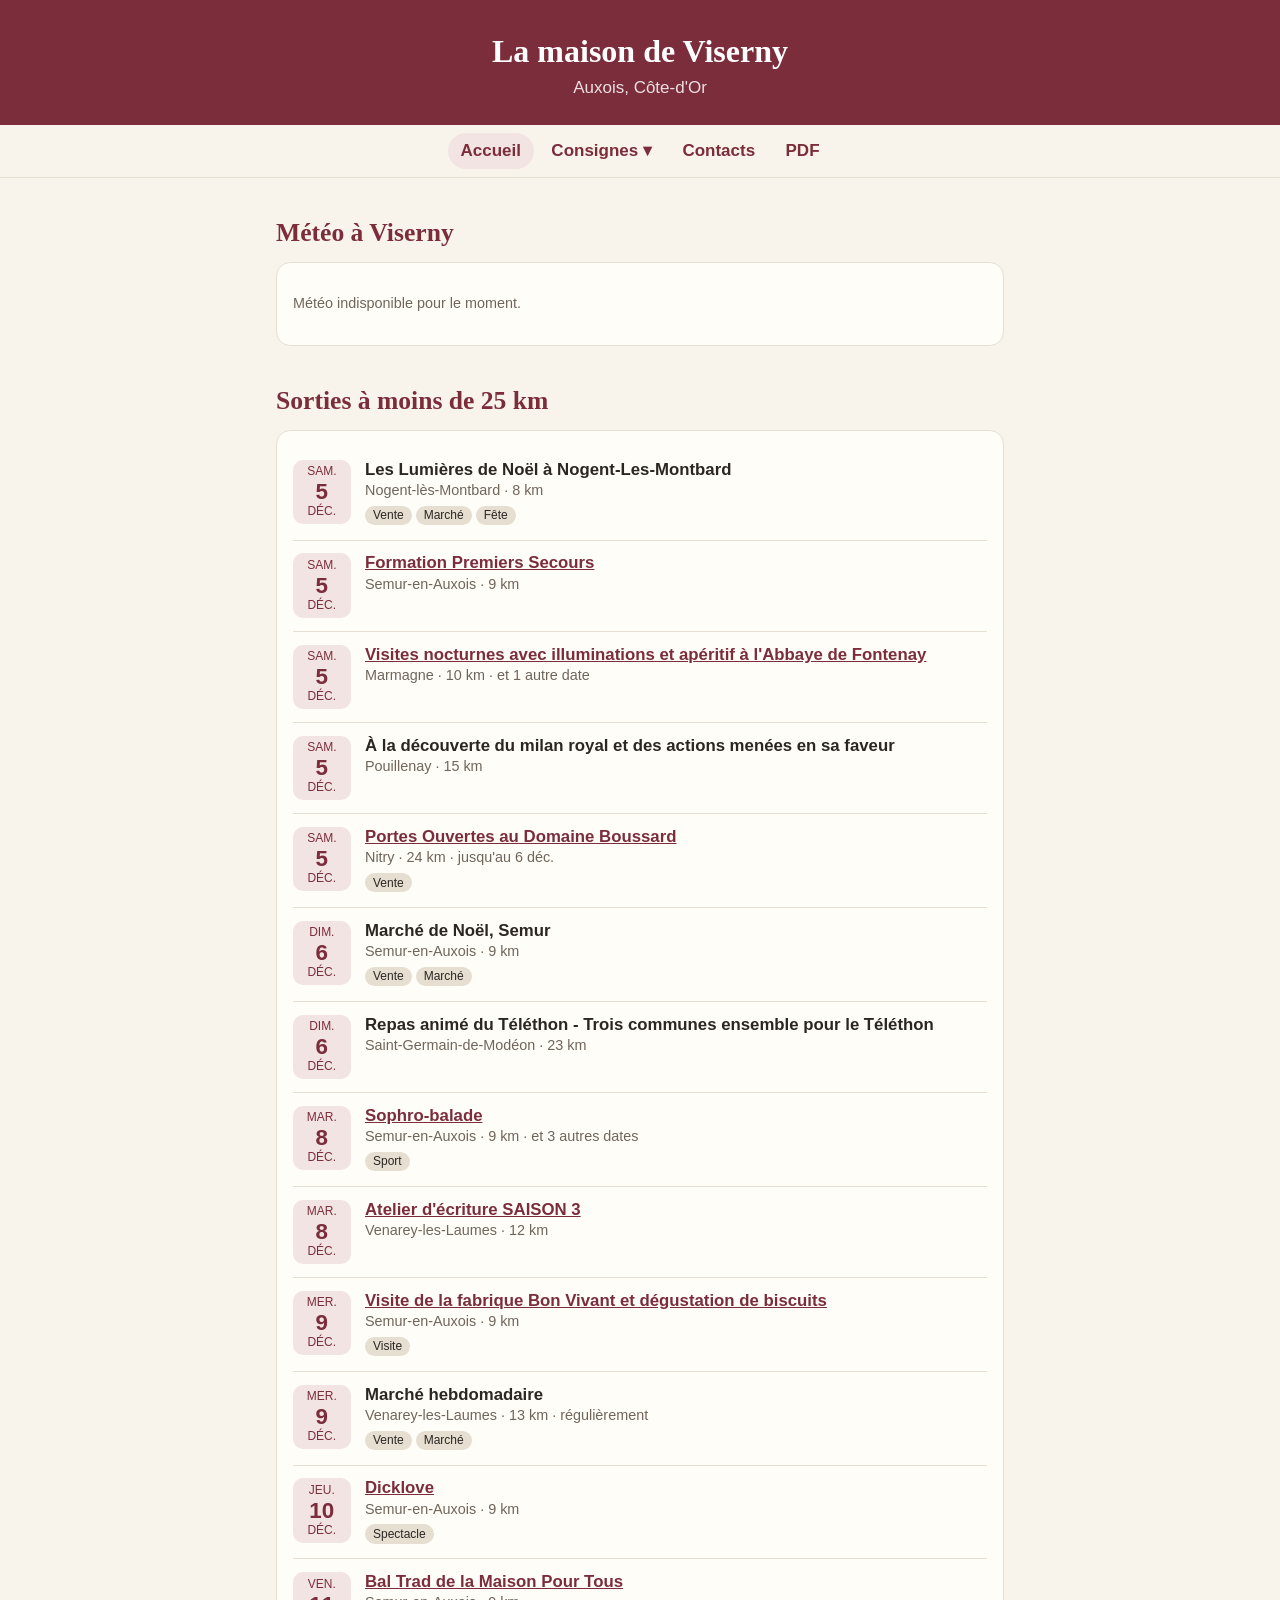
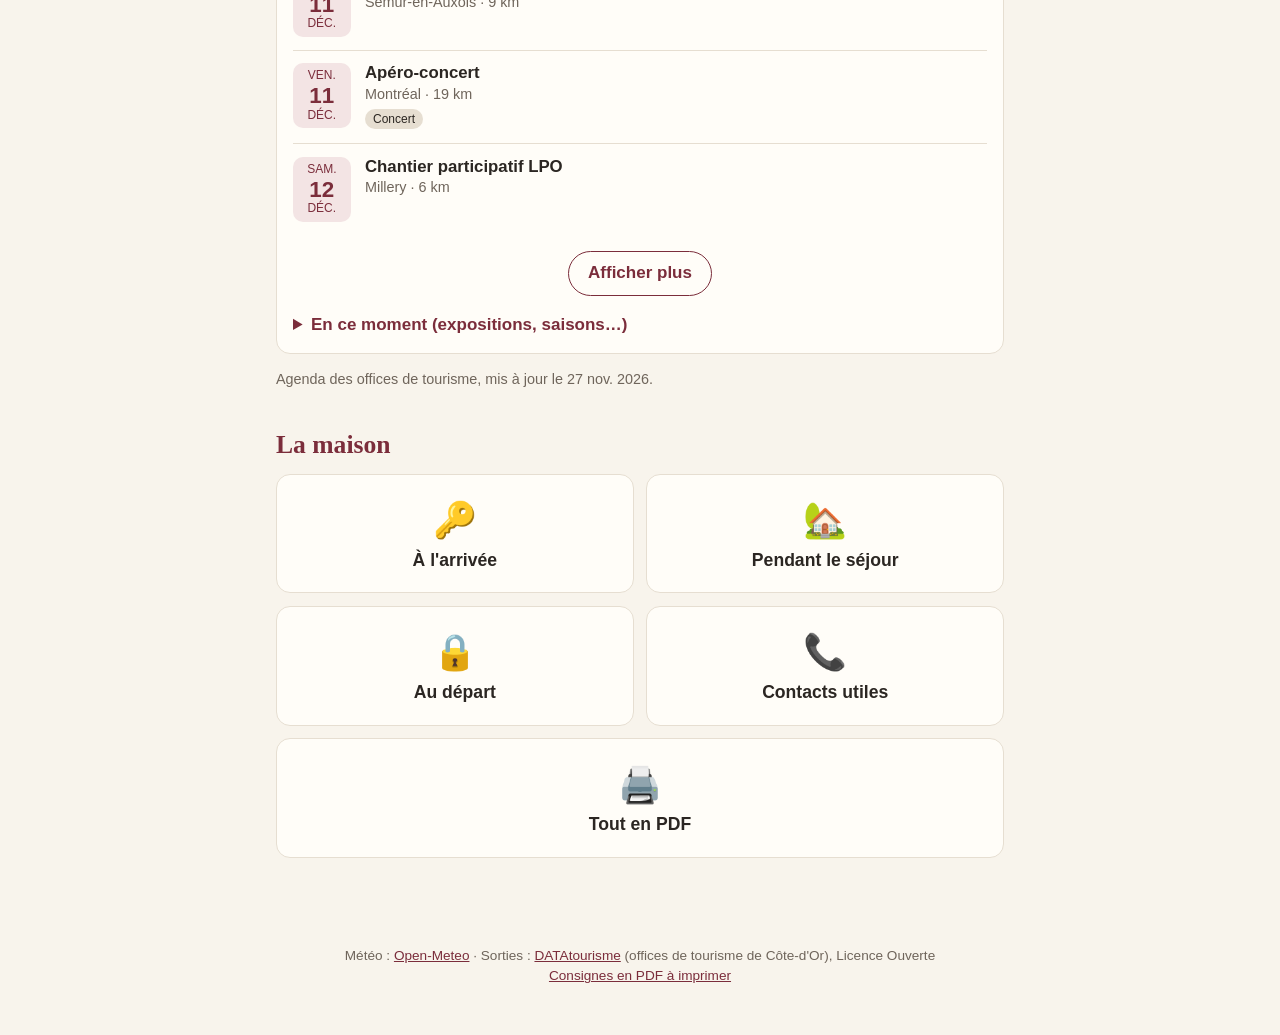
<file: index.html>
<!doctype html>
<html lang="fr">
<head>
  <meta charset="utf-8">
  <meta name="viewport" content="width=device-width, initial-scale=1">
  <meta name="robots" content="noindex, nofollow">
  <title>La maison de Viserny</title>
  <link rel="icon" href="data:image/svg+xml,<svg xmlns='http://www.w3.org/2000/svg' viewBox='0 0 100 100'><text y='.9em' font-size='90'>🏡</text></svg>">
  <link rel="stylesheet" href="style.css">
</head>
<body>
  <header class="haut">
    <h1>La maison de Viserny</h1>
    <p>Auxois, Côte-d'Or</p>
  </header>

  <nav class="menu">
    <a href="index.html">Accueil</a>
    <details class="deroulant">
      <summary>Consignes</summary>
      <div class="sous-menu">
        <a href="consignes.html#ouvrir">🔑 À l'arrivée</a>
        <a href="consignes.html#sejour">🏡 Pendant le séjour</a>
        <a href="consignes.html#fermer">🔒 Au départ</a>
      </div>
    </details>
    <a href="consignes.html#contacts">Contacts</a>
    <a href="consignes.pdf">PDF</a>
  </nav>

  <main>
    <section id="meteo">
      <h2>Météo à Viserny</h2>
      <div class="carte" id="meteo-contenu"><p class="discret">Chargement…</p></div>
    </section>

    <section id="evenements">
      <h2>Sorties à moins de 25 km</h2>
      <div class="carte">
        <div id="evenements-liste"><p class="discret">Chargement…</p></div>
        <button class="plus" id="evenements-plus" hidden>Afficher plus</button>
        <details class="en-cours" id="en-cours" hidden>
          <summary>En ce moment (expositions, saisons…)</summary>
          <div id="en-cours-liste"></div>
        </details>
      </div>
      <p class="discret" id="evenements-source"></p>
    </section>

    <section id="maison">
      <h2>La maison</h2>
      <div class="tuiles">
        <a class="carte tuile" href="consignes.html#ouvrir"><span>🔑</span>À l'arrivée</a>
        <a class="carte tuile" href="consignes.html#sejour"><span>🏡</span>Pendant le séjour</a>
        <a class="carte tuile" href="consignes.html#fermer"><span>🔒</span>Au départ</a>
        <a class="carte tuile" href="consignes.html#contacts"><span>📞</span>Contacts utiles</a>
        <a class="carte tuile" href="consignes.pdf"><span>🖨️</span>Tout en PDF</a>
      </div>
    </section>
  </main>

  <footer>
    Météo : <a href="https://open-meteo.com/">Open-Meteo</a> ·
    Sorties : <a href="https://www.datatourisme.fr/">DATAtourisme</a> (offices de tourisme de Côte-d'Or), Licence Ouverte<br>
    <a href="consignes.pdf">Consignes en PDF à imprimer</a>
  </footer>

  <script>
    const LAT = 47.5633, LON = 4.2836;
    const JOURS = ["dim.", "lun.", "mar.", "mer.", "jeu.", "ven.", "sam."];
    const MOIS = ["janv.", "févr.", "mars", "avr.", "mai", "juin", "juil.", "août", "sept.", "oct.", "nov.", "déc."];

    // Codes météo WMO → icône + libellé
    function temps(code) {
      if (code === 0) return ["☀️", "Ensoleillé"];
      if (code <= 2) return ["🌤️", "Éclaircies"];
      if (code === 3) return ["☁️", "Couvert"];
      if (code <= 48) return ["🌫️", "Brouillard"];
      if (code <= 57) return ["🌦️", "Bruine"];
      if (code <= 67) return ["🌧️", "Pluie"];
      if (code <= 77) return ["🌨️", "Neige"];
      if (code <= 82) return ["🌦️", "Averses"];
      if (code <= 86) return ["🌨️", "Averses de neige"];
      return ["⛈️", "Orage"];
    }

    function el(tag, classe, texte) {
      const e = document.createElement(tag);
      if (classe) e.className = classe;
      if (texte !== undefined) e.textContent = texte;
      return e;
    }

    function dateLocale(iso) {
      const [a, m, j] = iso.split("-").map(Number);
      return new Date(a, m - 1, j);
    }

    function isoLocal(d) {
      return [d.getFullYear(), String(d.getMonth() + 1).padStart(2, "0"), String(d.getDate()).padStart(2, "0")].join("-");
    }

    async function meteo() {
      const boite = document.getElementById("meteo-contenu");
      const url = "https://api.open-meteo.com/v1/forecast?latitude=" + LAT + "&longitude=" + LON +
        "&current=temperature_2m,weather_code,wind_speed_10m" +
        "&daily=weather_code,temperature_2m_max,temperature_2m_min,precipitation_probability_max" +
        "&timezone=Europe%2FParis&forecast_days=7";
      try {
        const r = await fetch(url);
        if (!r.ok) throw new Error(r.status);
        const d = await r.json();
        boite.replaceChildren();

        const [icone, libelle] = temps(d.current.weather_code);
        const maintenant = el("div", "meteo-maintenant");
        maintenant.append(el("span", "icone", icone));
        const txt = el("div");
        txt.append(el("div", "temp", Math.round(d.current.temperature_2m) + " °C"));
        txt.append(el("div", "discret", libelle + " · vent " + Math.round(d.current.wind_speed_10m) + " km/h"));
        maintenant.append(txt);
        boite.append(maintenant);

        const jours = el("div", "jours");
        const gels = [];
        d.daily.time.forEach((t, i) => {
          const date = dateLocale(t);
          const min = Math.round(d.daily.temperature_2m_min[i]);
          const j = el("div", "jour" + (min <= 0 ? " gel" : ""));
          j.append(el("div", "nom", i === 0 ? "Auj." : JOURS[date.getDay()] + " " + date.getDate()));
          j.append(el("div", "icone", temps(d.daily.weather_code[i])[0]));
          j.title = temps(d.daily.weather_code[i])[1];
          const temp = el("div");
          temp.append(el("span", "max", Math.round(d.daily.temperature_2m_max[i]) + "°"), " ", el("span", "min", min + "°"));
          j.append(temp);
          const pluie = d.daily.precipitation_probability_max[i];
          if (pluie >= 20) j.append(el("div", "pluie", "💧 " + pluie + " %"));
          jours.append(j);
          if (min <= 0) gels.push(i === 0 ? "aujourd'hui" : JOURS[date.getDay()] + " " + date.getDate());
        });
        boite.append(jours);

        if (gels.length) {
          boite.append(el("div", "alerte-gel",
            "❄️ Gel prévu (" + gels.join(", ") + ") : en partant, pensez à vidanger l'eau et à mettre la chaudière en hors-gel (voir « Au départ »)."));
        }
      } catch (e) {
        boite.replaceChildren(el("p", "discret", "Météo indisponible pour le moment."));
      }
    }

    function carteEvenement(e, date, fin) {
      const ligne = el("article", "evenement");
      const badge = el("div", "date");
      badge.append(el("span", "s", JOURS[date.getDay()]), el("span", "j", date.getDate()), el("span", "m", MOIS[date.getMonth()]));
      ligne.append(badge);

      const corps = el("div");
      const titre = el("h3");
      if (e.lien) {
        const a = el("a", "", e.titre);
        a.href = e.lien;
        a.target = "_blank";
        a.rel = "noopener";
        titre.append(a);
      } else {
        titre.textContent = e.titre;
      }
      corps.append(titre);

      let ou = e.commune + " · " + e.km + " km";
      if (fin > isoLocal(date)) {
        const f = dateLocale(fin);
        ou += " · jusqu'au " + f.getDate() + " " + MOIS[f.getMonth()];
      }
      const autres = e.periodes.length - 1;
      if (autres > 10) ou += " · régulièrement";
      else if (autres > 0) ou += " · et " + autres + " autre" + (autres > 1 ? "s" : "") + " date" + (autres > 1 ? "s" : "");
      corps.append(el("div", "ou", ou));
      if (e.resume) corps.append(el("p", "resume", e.resume));
      e.types.forEach(t => corps.append(el("span", "etiquette", t)));
      ligne.append(corps);
      return ligne;
    }

    async function evenements() {
      const liste = document.getElementById("evenements-liste");
      const plus = document.getElementById("evenements-plus");
      try {
        const r = await fetch("events.json", { cache: "no-cache" });
        if (!r.ok) throw new Error(r.status);
        const d = await r.json();
        const auj = isoLocal(new Date());
        const aVenir = [], enCours = [];

        for (const e of d.evenements) {
          e.periodes = e.periodes.filter(p => p[1] >= auj);
          if (!e.periodes.length) continue;
          const [debut, fin] = e.periodes[0];
          const longue = (dateLocale(fin) - dateLocale(debut)) / 864e5 > 7;
          if (debut < auj && longue) enCours.push([e, dateLocale(auj), fin]);
          else aVenir.push([e, dateLocale(debut < auj ? auj : debut), fin]);
        }
        aVenir.sort((a, b) => a[1] - b[1] || a[0].km - b[0].km);
        enCours.sort((a, b) => a[0].km - b[0].km);

        liste.replaceChildren();
        if (!aVenir.length) liste.append(el("p", "discret", "Rien de prévu pour le moment."));
        let affiches = 0;
        function suite() {
          aVenir.slice(affiches, affiches + 15).forEach(x => liste.append(carteEvenement(...x)));
          affiches += 15;
          plus.hidden = affiches >= aVenir.length;
        }
        plus.onclick = suite;
        suite();

        if (enCours.length) {
          const boite = document.getElementById("en-cours-liste");
          enCours.forEach(x => boite.append(carteEvenement(...x)));
          document.getElementById("en-cours").hidden = false;
        }

        const m = dateLocale(d.maj);
        document.getElementById("evenements-source").textContent =
          "Agenda des offices de tourisme, mis à jour le " + m.getDate() + " " + MOIS[m.getMonth()] + " " + m.getFullYear() + ".";
      } catch (e) {
        liste.replaceChildren(el("p", "discret", "Agenda indisponible pour le moment."));
      }
    }

    meteo();
    evenements();
  </script>
  <script src="menu.js"></script>
</body>
</html>
</file>
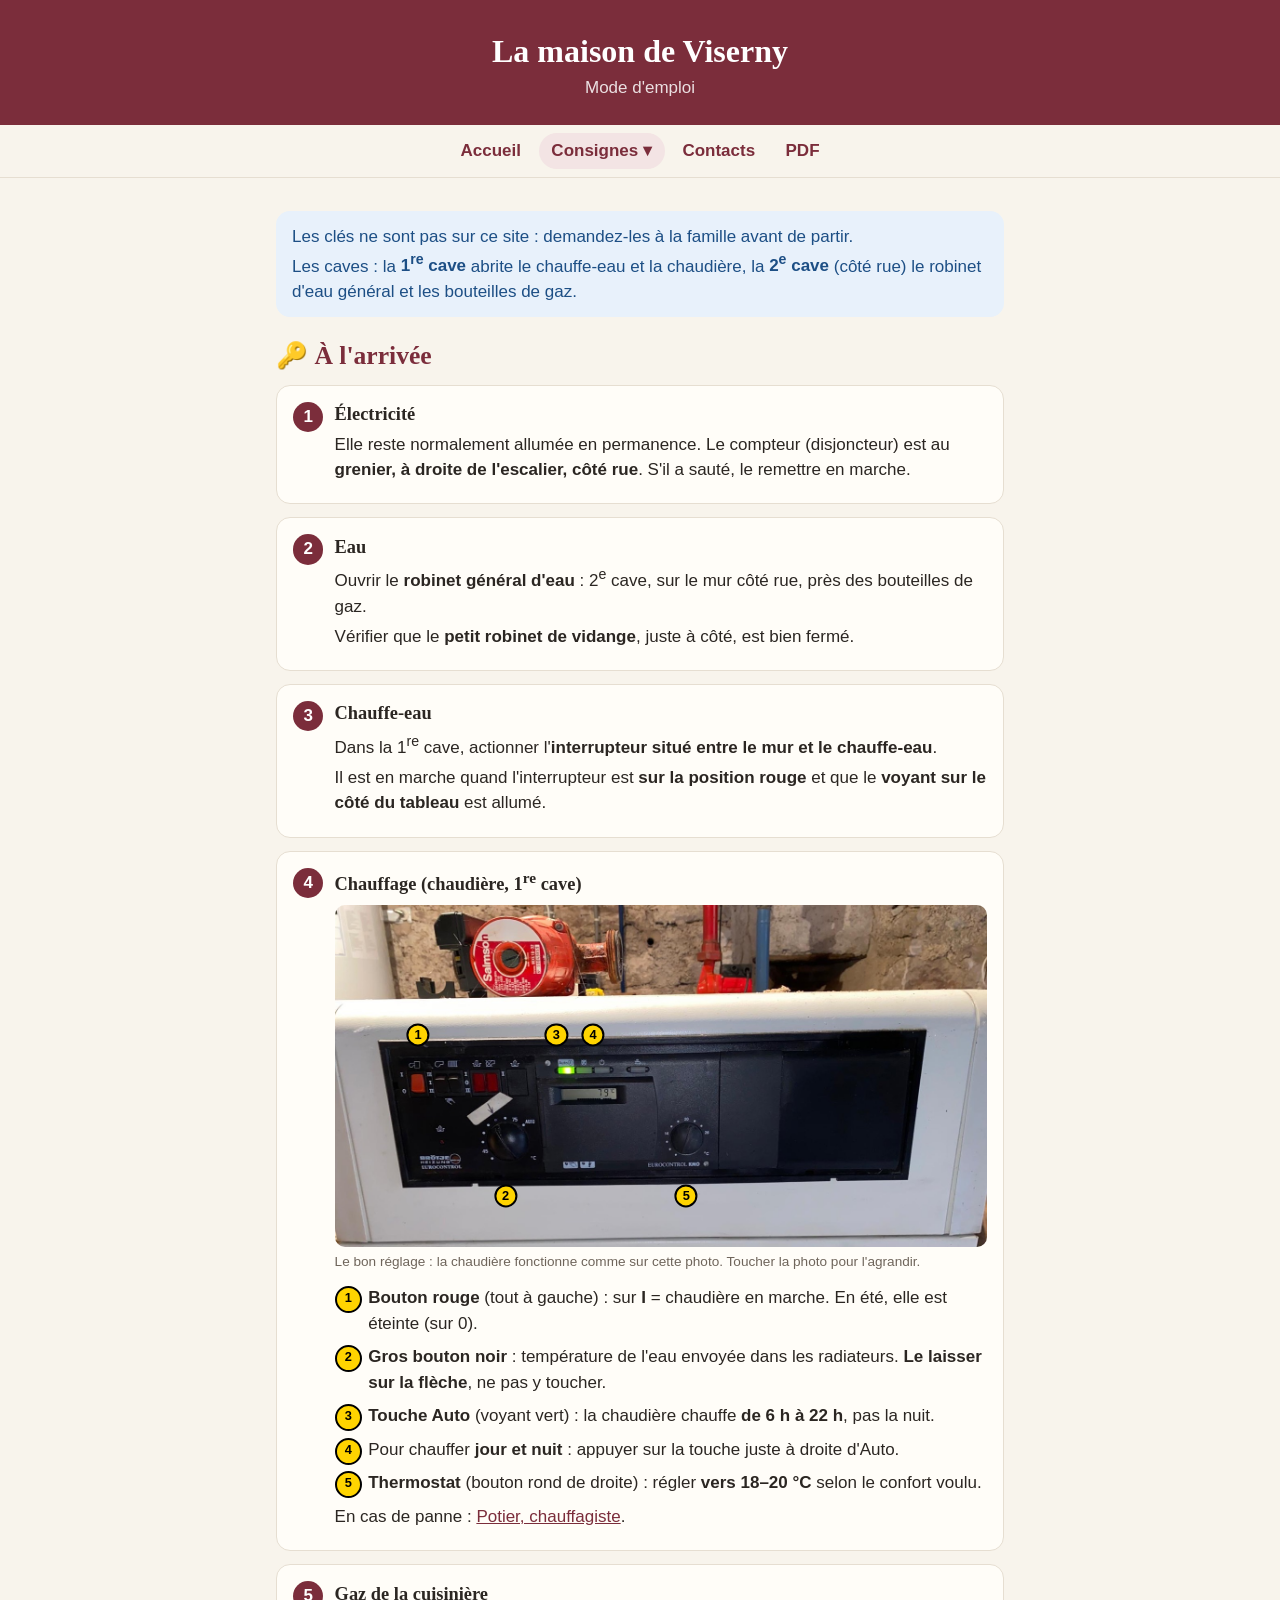
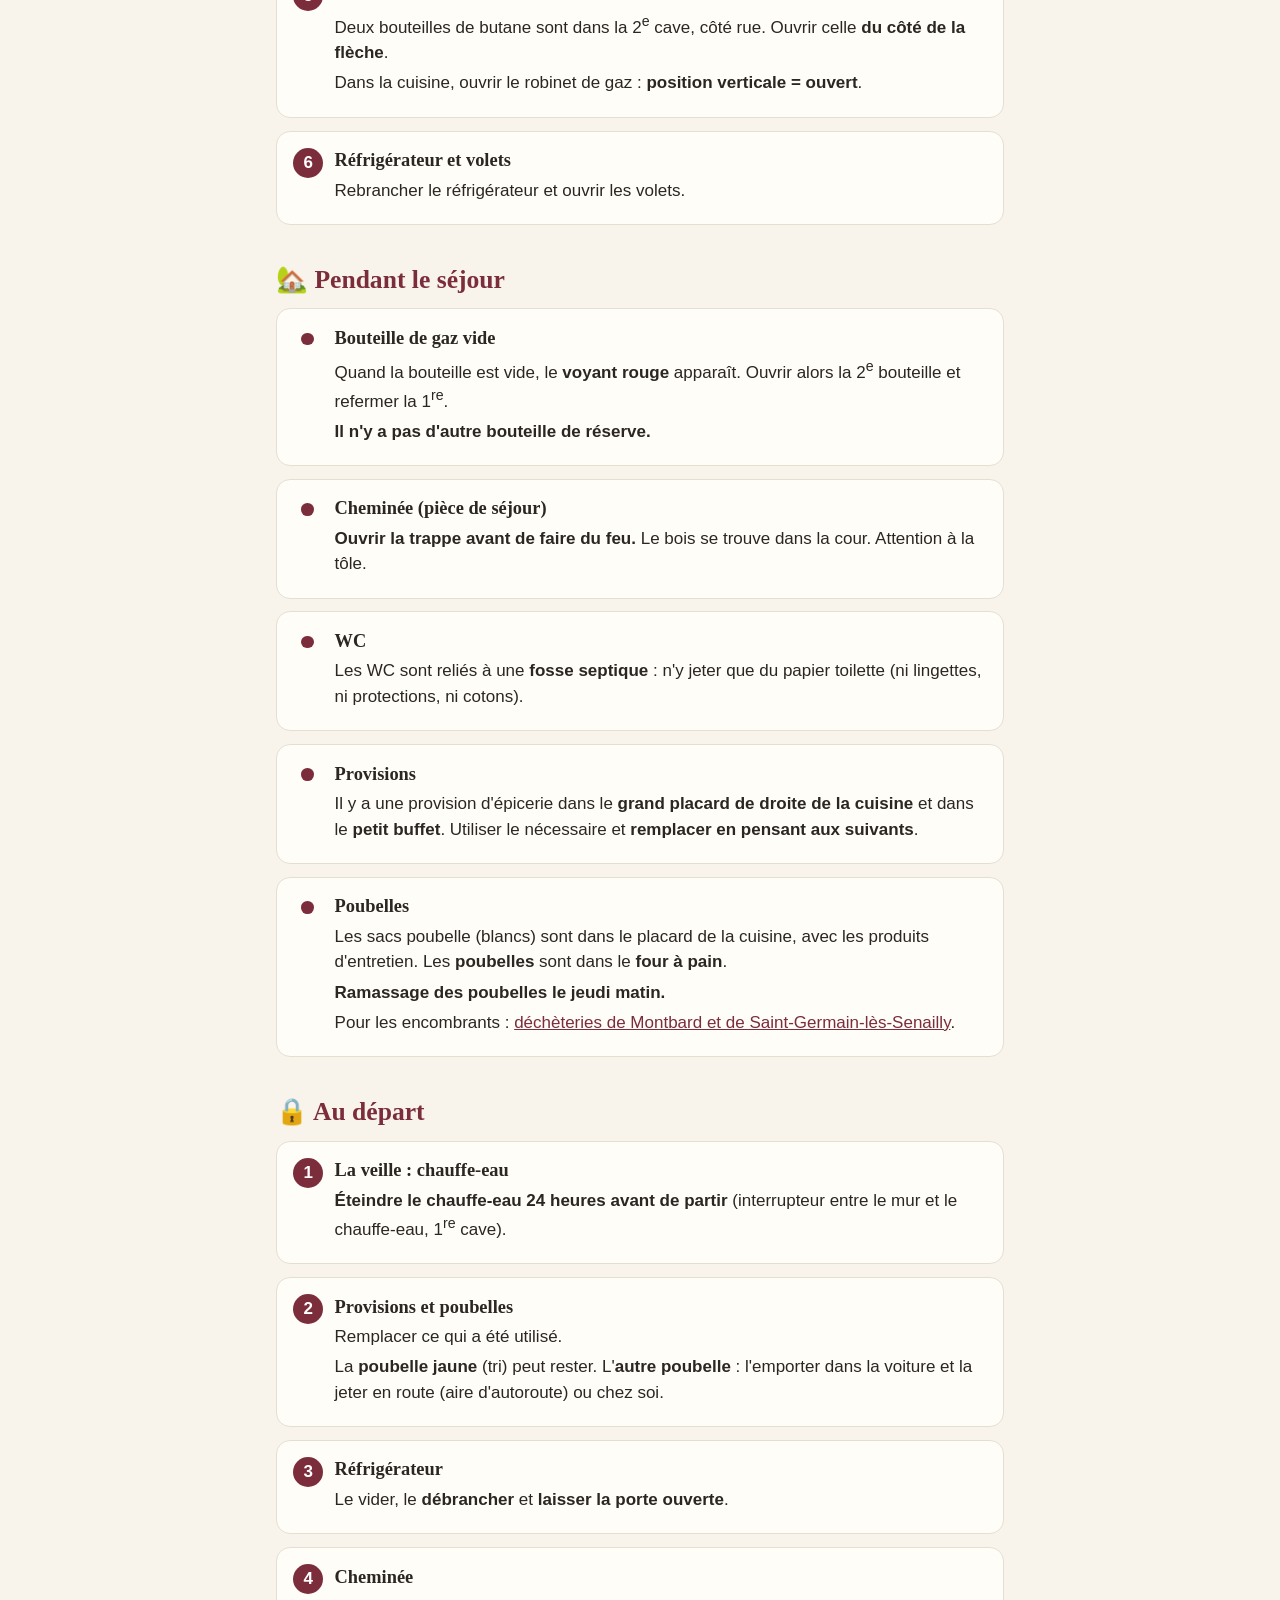
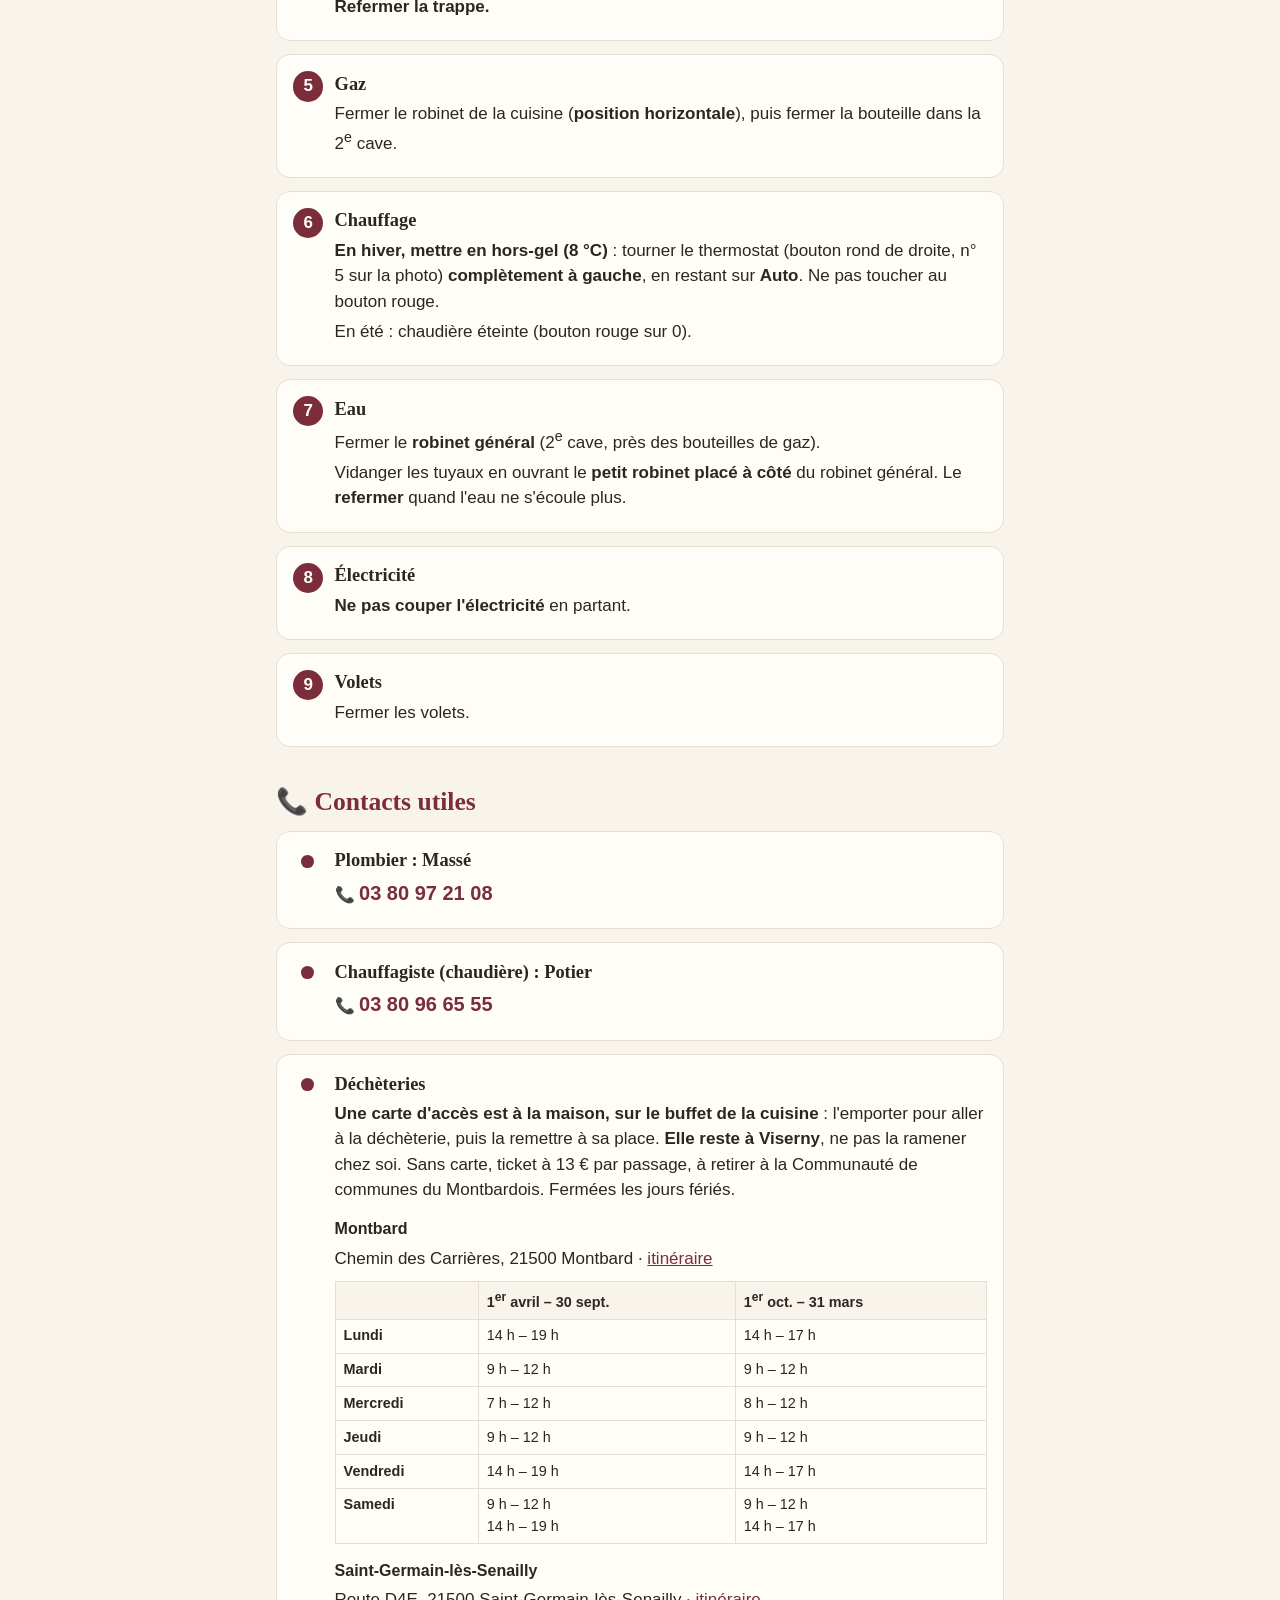
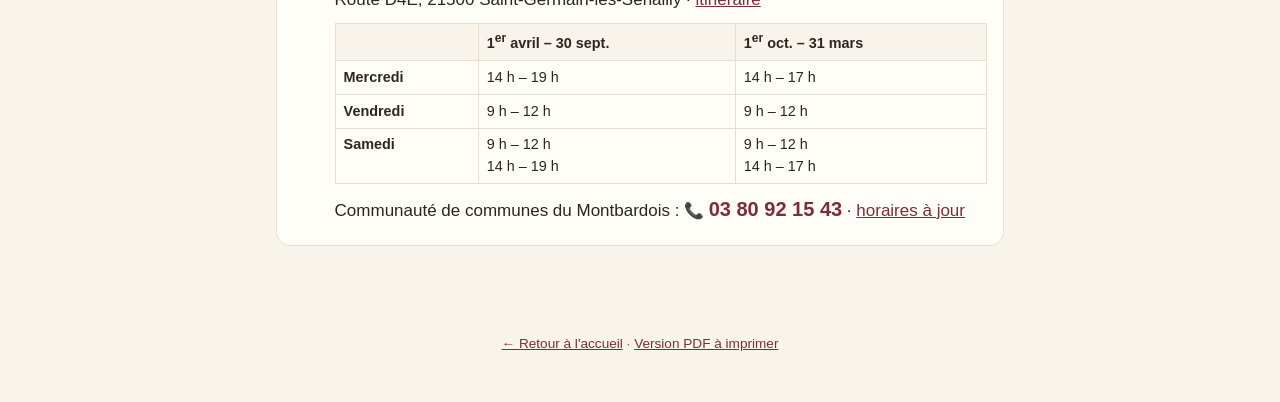
<file: consignes.html>
<!doctype html>
<html lang="fr">
<head>
  <meta charset="utf-8">
  <meta name="viewport" content="width=device-width, initial-scale=1">
  <meta name="robots" content="noindex, nofollow">
  <title>Ouvrir et fermer la maison · Viserny</title>
  <link rel="icon" href="data:image/svg+xml,<svg xmlns='http://www.w3.org/2000/svg' viewBox='0 0 100 100'><text y='.9em' font-size='90'>🏡</text></svg>">
  <link rel="stylesheet" href="style.css">
</head>
<body>
  <!--
    POUR MODIFIER CETTE PAGE
    - Ajouter une étape = copier un <li>…</li> ; la numérotation suit toute seule.
    - Photo : la déposer dans photos/ et l'insérer avec
        <figure><img src="photos/nom.jpg" alt="description"><figcaption>légende</figcaption></figure>
    - Après modification, régénérer le PDF : ./make-pdf.sh
    - Pas de code d'alarme, de cachette de clé ni d'adresse : le site est public.
  -->
  <header class="haut">
    <h1>La maison de Viserny</h1>
    <p>Mode d'emploi</p>
  </header>

  <nav class="menu">
    <a href="index.html">Accueil</a>
    <details class="deroulant">
      <summary>Consignes</summary>
      <div class="sous-menu">
        <a href="consignes.html#ouvrir">🔑 À l'arrivée</a>
        <a href="consignes.html#sejour">🏡 Pendant le séjour</a>
        <a href="consignes.html#fermer">🔒 Au départ</a>
      </div>
    </details>
    <a href="consignes.html#contacts">Contacts</a>
    <a href="consignes.pdf">PDF</a>
  </nav>

  <main>
    <p class="encadre">Les clés ne sont pas sur ce site : demandez-les à la famille avant de partir.<br>
      Les caves : la <strong>1<sup>re</sup> cave</strong> abrite le chauffe-eau et la chaudière, la <strong>2<sup>e</sup> cave</strong> (côté rue) le robinet d'eau général et les bouteilles de gaz.</p>

    <section id="ouvrir">
      <h2>🔑 À l'arrivée</h2>
      <ol class="etapes">
        <li>
          <h3>Électricité</h3>
          <p>Elle reste normalement allumée en permanence. Le compteur (disjoncteur) est au <strong>grenier, à droite de l'escalier, côté rue</strong>. S'il a sauté, le remettre en marche.</p>
        </li>
        <li>
          <h3>Eau</h3>
          <p>Ouvrir le <strong>robinet général d'eau</strong> : 2<sup>e</sup> cave, sur le mur côté rue, près des bouteilles de gaz.</p>
          <p>Vérifier que le <strong>petit robinet de vidange</strong>, juste à côté, est bien fermé.</p>
        </li>
        <li>
          <h3>Chauffe-eau</h3>
          <p>Dans la 1<sup>re</sup> cave, actionner l'<strong>interrupteur situé entre le mur et le chauffe-eau</strong>.</p>
          <p>Il est en marche quand l'interrupteur est <strong>sur la position rouge</strong> et que le <strong>voyant sur le côté du tableau</strong> est allumé.</p>
        </li>
        <li class="chaudiere">
          <h3>Chauffage (chaudière, 1<sup>re</sup> cave)</h3>
          <figure class="reperes">
            <div class="photo-reperes">
              <a href="photos/chaudiere.jpg"><img src="photos/chaudiere.jpg" alt="Panneau de la chaudière Brötje Eurocontrol, réglé correctement"></a>
              <span class="repere" style="left:12.8%;top:38%">1</span>
              <span class="repere" style="left:26.2%;top:85%">2</span>
              <span class="repere" style="left:34%;top:38%">3</span>
              <span class="repere" style="left:39.6%;top:38%">4</span>
              <span class="repere" style="left:53.9%;top:85%">5</span>
            </div>
            <figcaption>Le bon réglage : la chaudière fonctionne comme sur cette photo. Toucher la photo pour l'agrandir.</figcaption>
          </figure>
          <ol class="legende">
            <li><strong>Bouton rouge</strong> (tout à gauche) : sur <strong>I</strong> = chaudière en marche. En été, elle est éteinte (sur 0).</li>
            <li><strong>Gros bouton noir</strong> : température de l'eau envoyée dans les radiateurs. <strong>Le laisser sur la flèche</strong>, ne pas y toucher.</li>
            <li><strong>Touche Auto</strong> (voyant vert) : la chaudière chauffe <strong>de 6 h à 22 h</strong>, pas la nuit.</li>
            <li>Pour chauffer <strong>jour et nuit</strong> : appuyer sur la touche juste à droite d'Auto.</li>
            <li><strong>Thermostat</strong> (bouton rond de droite) : régler <strong>vers 18–20 °C</strong> selon le confort voulu.</li>
          </ol>
          <p>En cas de panne : <a href="#contacts">Potier, chauffagiste</a>.</p>
        </li>
        <li>
          <h3>Gaz de la cuisinière</h3>
          <p>Deux bouteilles de butane sont dans la 2<sup>e</sup> cave, côté rue. Ouvrir celle <strong>du côté de la flèche</strong>.</p>
          <p>Dans la cuisine, ouvrir le robinet de gaz : <strong>position verticale = ouvert</strong>.</p>
        </li>
        <li>
          <h3>Réfrigérateur et volets</h3>
          <p>Rebrancher le réfrigérateur et ouvrir les volets.</p>
        </li>
      </ol>
    </section>

    <section id="sejour">
      <h2>🏡 Pendant le séjour</h2>
      <ol class="etapes puces">
        <li>
          <h3>Bouteille de gaz vide</h3>
          <p>Quand la bouteille est vide, le <strong>voyant rouge</strong> apparaît. Ouvrir alors la 2<sup>e</sup> bouteille et refermer la 1<sup>re</sup>.</p>
          <p><strong>Il n'y a pas d'autre bouteille de réserve.</strong></p>
        </li>
        <li>
          <h3>Cheminée (pièce de séjour)</h3>
          <p><strong>Ouvrir la trappe avant de faire du feu.</strong> Le bois se trouve dans la cour. Attention à la tôle.</p>
        </li>
        <li>
          <h3>WC</h3>
          <p>Les WC sont reliés à une <strong>fosse septique</strong> : n'y jeter que du papier toilette (ni lingettes, ni protections, ni cotons).</p>
        </li>
        <li>
          <h3>Provisions</h3>
          <p>Il y a une provision d'épicerie dans le <strong>grand placard de droite de la cuisine</strong> et dans le <strong>petit buffet</strong>. Utiliser le nécessaire et <strong>remplacer en pensant aux suivants</strong>.</p>
        </li>
        <li>
          <h3>Poubelles</h3>
          <p>Les sacs poubelle (blancs) sont dans le placard de la cuisine, avec les produits d'entretien. Les <strong>poubelles</strong> sont dans le <strong>four à pain</strong>.</p>
          <p><strong>Ramassage des poubelles le jeudi matin.</strong></p>
          <p>Pour les encombrants : <a href="#contacts">déchèteries de Montbard et de Saint-Germain-lès-Senailly</a>.</p>
        </li>
      </ol>
    </section>

    <section id="fermer">
      <h2>🔒 Au départ</h2>
      <ol class="etapes">
        <li>
          <h3>La veille : chauffe-eau</h3>
          <p><strong>Éteindre le chauffe-eau 24 heures avant de partir</strong> (interrupteur entre le mur et le chauffe-eau, 1<sup>re</sup> cave).</p>
        </li>
        <li>
          <h3>Provisions et poubelles</h3>
          <p>Remplacer ce qui a été utilisé.</p>
          <p>La <strong>poubelle jaune</strong> (tri) peut rester. L'<strong>autre poubelle</strong> : l'emporter dans la voiture et la jeter en route (aire d'autoroute) ou chez soi.</p>
        </li>
        <li>
          <h3>Réfrigérateur</h3>
          <p>Le vider, le <strong>débrancher</strong> et <strong>laisser la porte ouverte</strong>.</p>
        </li>
        <li>
          <h3>Cheminée</h3>
          <p><strong>Refermer la trappe.</strong></p>
        </li>
        <li>
          <h3>Gaz</h3>
          <p>Fermer le robinet de la cuisine (<strong>position horizontale</strong>), puis fermer la bouteille dans la 2<sup>e</sup> cave.</p>
        </li>
        <li>
          <h3>Chauffage</h3>
          <p><strong>En hiver, mettre en hors-gel (8 °C)</strong> : tourner le thermostat (bouton rond de droite, n° 5 sur la photo) <strong>complètement à gauche</strong>, en restant sur <strong>Auto</strong>. Ne pas toucher au bouton rouge.</p>
          <p>En été : chaudière éteinte (bouton rouge sur 0).</p>
        </li>
        <li>
          <h3>Eau</h3>
          <p>Fermer le <strong>robinet général</strong> (2<sup>e</sup> cave, près des bouteilles de gaz).</p>
          <p>Vidanger les tuyaux en ouvrant le <strong>petit robinet placé à côté</strong> du robinet général. Le <strong>refermer</strong> quand l'eau ne s'écoule plus.</p>
        </li>
        <li>
          <h3>Électricité</h3>
          <p><strong>Ne pas couper l'électricité</strong> en partant.</p>
        </li>
        <li>
          <h3>Volets</h3>
          <p>Fermer les volets.</p>
        </li>
      </ol>
    </section>

    <section id="contacts">
      <h2>📞 Contacts utiles</h2>
      <ol class="etapes puces">
        <li>
          <h3>Plombier : Massé</h3>
          <p><a class="tel" href="tel:+33380972108">03 80 97 21 08</a></p>
        </li>
        <li>
          <h3>Chauffagiste (chaudière) : Potier</h3>
          <p><a class="tel" href="tel:+33380966555">03 80 96 65 55</a></p>
        </li>
        <li>
          <h3>Déchèteries</h3>
          <p><strong>Une carte d'accès est à la maison, sur le buffet de la cuisine</strong> : l'emporter pour aller à la déchèterie, puis la remettre à sa place. <strong>Elle reste à Viserny</strong>, ne pas la ramener chez soi. Sans carte, ticket à 13 € par passage, à retirer à la Communauté de communes du Montbardois. Fermées les jours fériés.</p>
          <h4>Montbard</h4>
          <p>Chemin des Carrières, 21500 Montbard · <a href="https://www.google.com/maps/search/?api=1&amp;query=D%C3%A9ch%C3%A8terie+Montbard+Chemin+des+Carri%C3%A8res">itinéraire</a></p>
          <table class="horaires">
            <thead><tr><th></th><th>1<sup>er</sup> avril – 30 sept.</th><th>1<sup>er</sup> oct. – 31 mars</th></tr></thead>
            <tbody>
              <tr><th>Lundi</th><td>14 h – 19 h</td><td>14 h – 17 h</td></tr>
              <tr><th>Mardi</th><td>9 h – 12 h</td><td>9 h – 12 h</td></tr>
              <tr><th>Mercredi</th><td>7 h – 12 h</td><td>8 h – 12 h</td></tr>
              <tr><th>Jeudi</th><td>9 h – 12 h</td><td>9 h – 12 h</td></tr>
              <tr><th>Vendredi</th><td>14 h – 19 h</td><td>14 h – 17 h</td></tr>
              <tr><th>Samedi</th><td>9 h – 12 h<br>14 h – 19 h</td><td>9 h – 12 h<br>14 h – 17 h</td></tr>
            </tbody>
          </table>
          <h4>Saint-Germain-lès-Senailly</h4>
          <p>Route D4E, 21500 Saint-Germain-lès-Senailly · <a href="https://www.google.com/maps/search/?api=1&amp;query=D%C3%A9ch%C3%A8terie+Saint-Germain-l%C3%A8s-Senailly">itinéraire</a></p>
          <table class="horaires">
            <thead><tr><th></th><th>1<sup>er</sup> avril – 30 sept.</th><th>1<sup>er</sup> oct. – 31 mars</th></tr></thead>
            <tbody>
              <tr><th>Mercredi</th><td>14 h – 19 h</td><td>14 h – 17 h</td></tr>
              <tr><th>Vendredi</th><td>9 h – 12 h</td><td>9 h – 12 h</td></tr>
              <tr><th>Samedi</th><td>9 h – 12 h<br>14 h – 19 h</td><td>9 h – 12 h<br>14 h – 17 h</td></tr>
            </tbody>
          </table>
          <p>Communauté de communes du Montbardois : <a class="tel" href="tel:+33380921543">03 80 92 15 43</a> · <a href="https://www.cc-montbardois.fr/les-decheteries/">horaires à jour</a></p>
        </li>
      </ol>
    </section>
  </main>

  <footer><a href="index.html">← Retour à l'accueil</a> · <a href="consignes.pdf">Version PDF à imprimer</a></footer>
  <script src="menu.js"></script>
</body>
</html>
</file>
<file: style.css>
:root {
  --fond: #f8f4ec;
  --carte: #fffdf8;
  --texte: #2b2622;
  --doux: #6f655b;
  --vin: #7b2d3b;
  --vin-clair: #f3e4e4;
  --pierre: #e6ded1;
  --gel: #2b6cb0;
  --a-faire: #b7791f;
  --rayon: 14px;
}

* { box-sizing: border-box; }

html { scroll-behavior: smooth; scroll-padding-top: 4rem; }

body {
  margin: 0;
  font: 17px/1.5 -apple-system, BlinkMacSystemFont, "Segoe UI", Roboto, sans-serif;
  color: var(--texte);
  background: var(--fond);
}

h1, h2, h3 { font-family: Georgia, "Times New Roman", serif; line-height: 1.2; }

a { color: var(--vin); }

header.haut {
  background: var(--vin);
  color: #fff;
  padding: 2rem 1rem 1.5rem;
  text-align: center;
}
header.haut h1 { margin: 0; font-size: 2rem; }
header.haut p { margin: .3rem 0 0; opacity: .85; }

nav.menu {
  position: sticky;
  top: 0;
  z-index: 10;
  display: flex;
  justify-content: center;
  gap: .3rem;
  padding: .5rem;
  background: var(--fond);
  border-bottom: 1px solid var(--pierre);
}
nav.menu a, nav.menu summary {
  padding: .35rem .8rem;
  border-radius: 999px;
  color: var(--vin);
  text-decoration: none;
  white-space: nowrap;
  font-weight: 600;
  cursor: pointer;
}
nav.menu a:hover, nav.menu summary:hover,
nav.menu a[aria-current], nav.menu .deroulant.actif > summary { background: var(--vin-clair); }

/* Menu déroulant « Consignes » */
.deroulant { position: relative; }
.deroulant summary { list-style: none; }
.deroulant summary::-webkit-details-marker { display: none; }
.deroulant summary::after { content: " ▾"; }
.deroulant[open] summary::after { content: " ▴"; }
.sous-menu {
  position: absolute;
  top: calc(100% + .45rem);
  left: 50%;
  transform: translateX(-50%);
  display: flex;
  flex-direction: column;
  min-width: 11rem;
  padding: .4rem;
  background: var(--carte);
  border: 1px solid var(--pierre);
  border-radius: var(--rayon);
  box-shadow: 0 8px 24px rgba(0, 0, 0, .12);
}
nav.menu .sous-menu a { border-radius: 10px; padding: .55rem .8rem; }

main { max-width: 760px; margin: 0 auto; padding: 1rem; }

section { margin: 1.5rem 0 2.5rem; }
section > h2 { margin: 0 0 .8rem; font-size: 1.6rem; color: var(--vin); }

.carte {
  background: var(--carte);
  border: 1px solid var(--pierre);
  border-radius: var(--rayon);
  padding: 1rem;
}

.discret { color: var(--doux); font-size: .9rem; }

/* Météo */
.meteo-maintenant { display: flex; align-items: center; gap: 1rem; margin-bottom: .8rem; }
.meteo-maintenant .icone { font-size: 3rem; }
.meteo-maintenant .temp { font-size: 2.2rem; font-weight: 700; }
.jours {
  display: grid;
  grid-template-columns: repeat(7, minmax(4.6rem, 1fr));
  gap: .4rem;
  overflow-x: auto;
}
.jour { text-align: center; padding: .6rem .2rem; border-radius: 10px; background: var(--fond); }
.jour .nom { font-weight: 600; font-size: .9rem; }
.jour .icone { font-size: 1.7rem; }
.jour .max { font-weight: 700; }
.jour .min { color: var(--doux); }
.jour .pluie { font-size: .8rem; color: var(--gel); }
.jour.gel { box-shadow: inset 0 0 0 2px var(--gel); }
.alerte-gel {
  margin-top: .8rem;
  padding: .6rem .8rem;
  border-radius: 10px;
  background: #e8f1fb;
  color: #1d4f85;
}

/* Événements */
.evenement { display: flex; gap: .9rem; padding: .8rem 0; border-top: 1px solid var(--pierre); }
.evenement:first-child { border-top: 0; }
.date {
  flex: 0 0 3.6rem;
  text-align: center;
  background: var(--vin-clair);
  color: var(--vin);
  border-radius: 10px;
  padding: .35rem 0;
  align-self: flex-start;
  line-height: 1.15;
}
.date .j { display: block; font-size: 1.4rem; font-weight: 700; }
.date .m, .date .s { display: block; font-size: .75rem; text-transform: uppercase; }
.evenement h3 { margin: 0; font-size: 1.05rem; font-family: inherit; }
.evenement .ou { color: var(--doux); font-size: .9rem; }
.evenement .resume { margin: .2rem 0 0; font-size: .9rem; }
.etiquette {
  display: inline-block;
  font-size: .75rem;
  padding: .05rem .5rem;
  margin: .25rem .25rem 0 0;
  border-radius: 999px;
  background: var(--pierre);
}
details.en-cours { margin-top: 1rem; }
details.en-cours summary { cursor: pointer; font-weight: 600; color: var(--vin); }
button.plus {
  display: block;
  margin: 1rem auto 0;
  padding: .55rem 1.2rem;
  font: inherit;
  font-weight: 600;
  color: var(--vin);
  background: var(--carte);
  border: 1px solid var(--vin);
  border-radius: 999px;
  cursor: pointer;
}

/* Consignes */
.tuiles { display: grid; grid-template-columns: 1fr 1fr; gap: .8rem; }
.tuiles a:last-child:nth-child(odd) { grid-column: 1 / -1; }
.tuile {
  display: block;
  padding: 1.2rem 1rem;
  text-align: center;
  text-decoration: none;
  color: var(--texte);
  font-weight: 700;
  font-size: 1.1rem;
}
.tuile span { display: block; font-size: 2.2rem; }

ol.etapes { list-style: none; counter-reset: etape; padding: 0; margin: 0; }
ol.etapes > li {
  counter-increment: etape;
  position: relative;
  padding: 1rem 1rem 1rem 3.6rem;
  margin-bottom: .8rem;
  background: var(--carte);
  border: 1px solid var(--pierre);
  border-radius: var(--rayon);
}
ol.etapes > li::before {
  content: counter(etape);
  position: absolute;
  left: 1rem;
  top: 1rem;
  width: 1.9rem;
  height: 1.9rem;
  border-radius: 50%;
  background: var(--vin);
  color: #fff;
  font-weight: 700;
  text-align: center;
  line-height: 1.9rem;
}
ol.etapes h3 { margin: .1rem 0 .4rem; font-size: 1.15rem; }
ol.etapes p { margin: .3rem 0; }
figure { margin: .6rem 0 0; }
figure img { width: 100%; border-radius: 10px; display: block; }
figure figcaption { font-size: .85rem; color: var(--doux); margin-top: .3rem; }

/* Zones encore à compléter : bien visibles tant que le texte n'est pas écrit */
.a-completer {
  border-left: 4px solid var(--a-faire);
  background: #fdf5e6;
  padding: .4rem .7rem;
  border-radius: 0 8px 8px 0;
}
figure.photo-a-ajouter {
  display: flex;
  align-items: center;
  justify-content: center;
  min-height: 7rem;
  padding: 1rem;
  text-align: center;
  border: 2px dashed var(--a-faire);
  border-radius: 10px;
  color: var(--a-faire);
  font-size: .9rem;
}
.encadre {
  padding: .8rem 1rem;
  border-radius: var(--rayon);
  background: #e8f1fb;
  color: #1d4f85;
  margin-bottom: 1rem;
}

footer { text-align: center; padding: 2rem 1rem 3rem; color: var(--doux); font-size: .85rem; }

@media (max-width: 520px) {
  body { font-size: 16px; }
  header.haut h1 { font-size: 1.7rem; }
  nav.menu { gap: 0; }
  nav.menu > a, nav.menu summary { padding: .35rem .6rem; }
  /* Photo de la chaudière en pleine largeur de la carte */
  li.chaudiere figure { margin-left: -2.6rem; }
  .repere { width: 1.15rem; height: 1.15rem; font-size: .65rem; line-height: .85rem; border-width: 1.5px; }
}

/* Photo de la chaudière avec repères numérotés */
.photo-reperes { position: relative; }
.photo-reperes img { width: 100%; border-radius: 10px; display: block; }
.repere, ol.legende > li::before {
  width: 1.45rem;
  height: 1.45rem;
  border-radius: 50%;
  background: #ffd400;
  color: #000;
  border: 2px solid #000;
  font-weight: 800;
  font-size: .8rem;
  line-height: 1.2rem;
  text-align: center;
}
.repere { position: absolute; transform: translate(-50%, -50%); }
ol.legende { list-style: none; counter-reset: repere; padding: 0; margin: .8rem 0 0; }
ol.legende > li { counter-increment: repere; position: relative; padding-left: 2.1rem; margin: .5rem 0; }
ol.legende > li::before { content: counter(repere); position: absolute; left: 0; top: .05rem; }

/* Rubriques « Pendant le séjour » : pastilles au lieu de numéros */
ol.etapes.puces > li::before { content: ""; width: .8rem; height: .8rem; top: 1.45rem; left: 1.5rem; }

/* Impression / PDF */
@media print {
  @page { size: A4; margin: 14mm 14mm 16mm; }
  body { font-size: 10.5pt; background: #fff; }
  nav.menu, footer { display: none; }
  header.haut { padding: 0 0 4mm; background: none; color: var(--vin); border-bottom: 2px solid var(--vin); }
  header.haut h1 { font-size: 20pt; }
  main { max-width: none; padding: 0; }
  section { margin: 6mm 0 0; }
  #sejour, #fermer { break-before: page; }
  section > h2 { font-size: 16pt; break-after: avoid; }
  ol.etapes > li { break-inside: avoid; padding: 3mm 4mm 3mm 13mm; margin-bottom: 2.5mm; }
  ol.etapes > li::before { left: 3.5mm; top: 3mm; }
  ol.etapes.puces > li::before { left: 5mm; top: 5mm; }
  ol.etapes h3 { font-size: 12pt; }
  .encadre { break-inside: avoid; }
  li.chaudiere { break-inside: auto; }
  .photo-reperes { max-width: 150mm; }
  * { -webkit-print-color-adjust: exact; print-color-adjust: exact; }
}

/* Contacts */
a.tel { font-size: 1.25rem; font-weight: 700; text-decoration: none; }
a.tel::before { content: "📞 "; font-size: 1rem; }
table.horaires { border-collapse: collapse; margin: .6rem 0; font-size: .9rem; width: 100%; }
table.horaires th, table.horaires td { border: 1px solid var(--pierre); padding: .35rem .5rem; text-align: left; vertical-align: top; }
table.horaires thead th { background: var(--fond); font-weight: 600; }
@media print {
  #contacts { break-before: page; }
}
ol.etapes h4 { margin: .9rem 0 .2rem; font-size: 1rem; }
</file>
